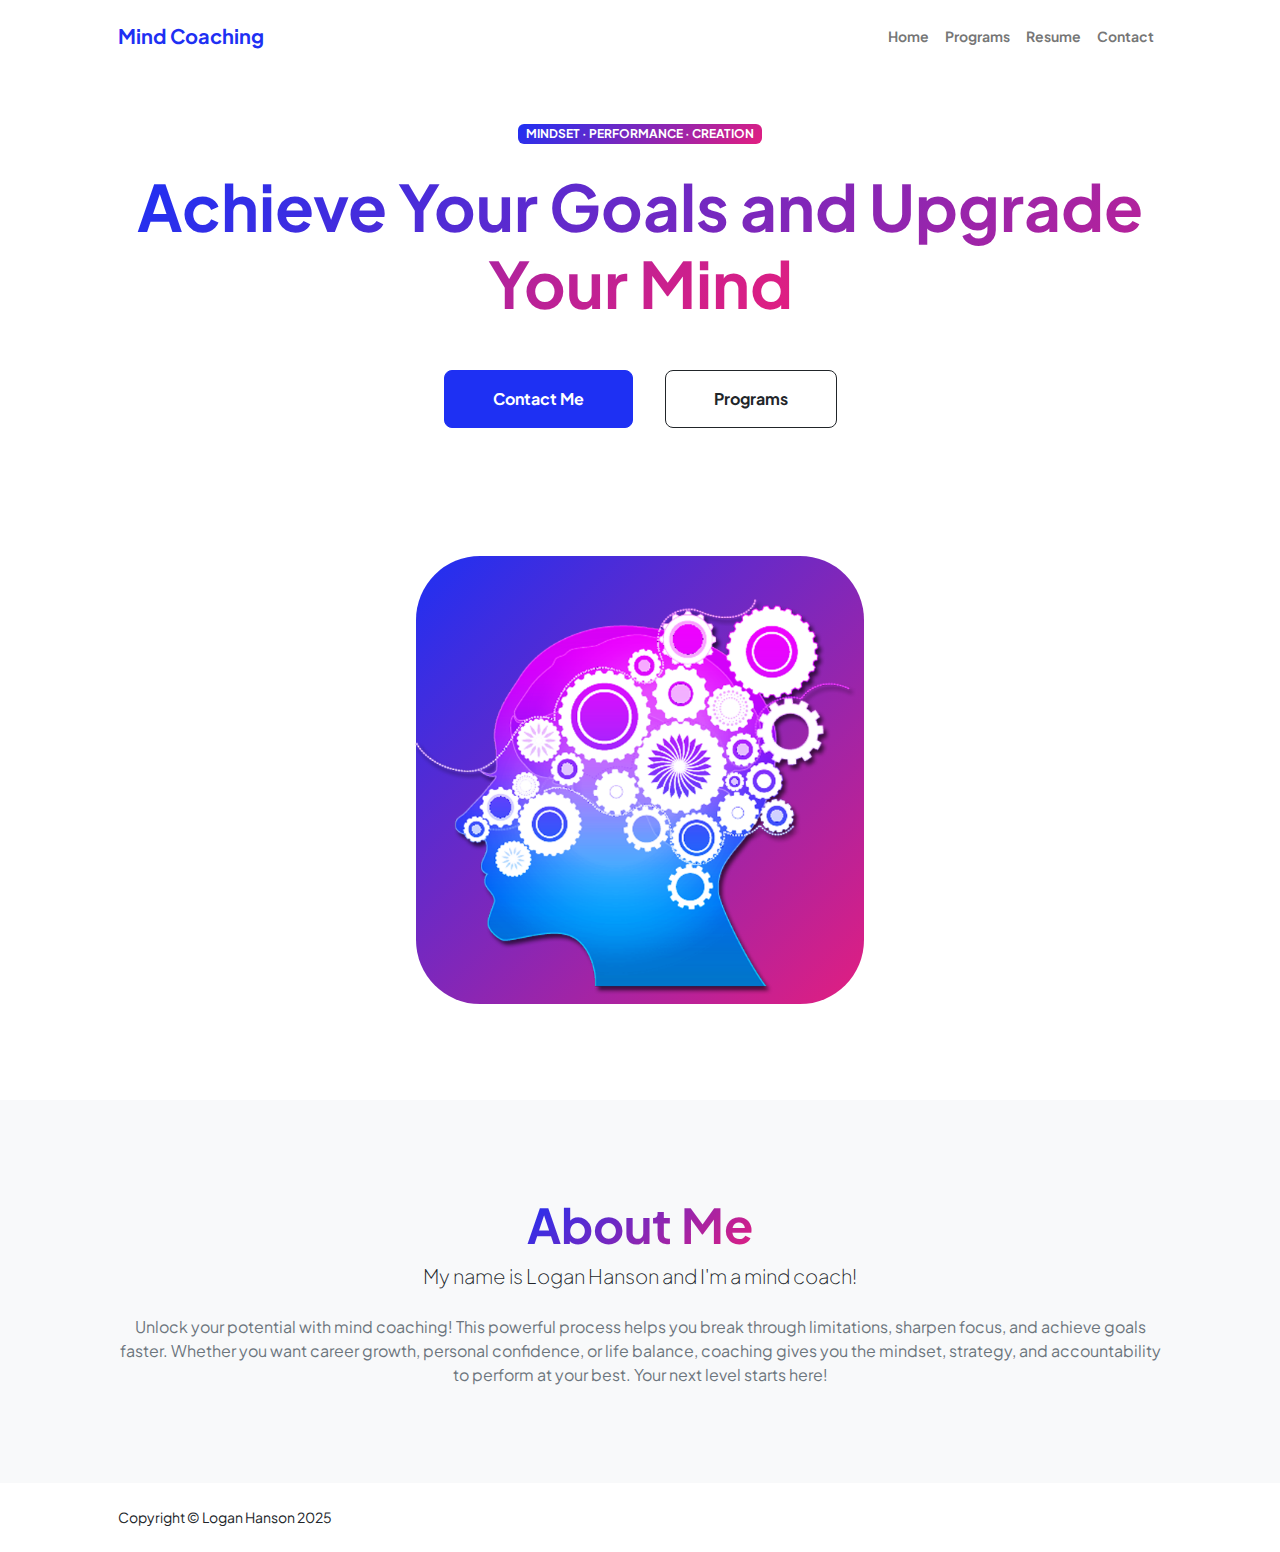
<file: index.html>
<!DOCTYPE html>
<html lang="en">
    <head>
        <meta charset="utf-8" />
        <meta name="viewport" content="width=device-width, initial-scale=1, shrink-to-fit=no" />
        <meta name="description" content="" />
        <meta name="author" content="" />
        <title>Mind Coaching - Logan Hanson</title>
        <!-- Favicon-->
        <link rel="icon" type="image/x-icon" href="assets/thinking.png" />
        <!-- Custom Google font-->
        <link rel="preconnect" href="https://fonts.googleapis.com" />
        <link rel="preconnect" href="https://fonts.gstatic.com" crossorigin />
        <link href="https://fonts.googleapis.com/css2?family=Plus+Jakarta+Sans:wght@100;200;300;400;500;600;700;800;900&amp;display=swap" rel="stylesheet" />
        <!-- Bootstrap icons-->
        <link href="https://cdn.jsdelivr.net/npm/bootstrap-icons@1.8.1/font/bootstrap-icons.css" rel="stylesheet" />
        <!-- Core theme CSS (includes Bootstrap)-->
        <link href="css/styles.css" rel="stylesheet" />
    </head>
    <body class="d-flex flex-column h-100">
        <main class="flex-shrink-0">
            <!-- Navigation-->
            <nav class="navbar navbar-expand-lg navbar-light bg-white py-3">
                <div class="container px-5">
                    <a class="navbar-brand" href="index.html"><span class="fw-bolder text-primary">Mind Coaching</span></a>
                    <button class="navbar-toggler" type="button" data-bs-toggle="collapse" data-bs-target="#navbarSupportedContent" aria-controls="navbarSupportedContent" aria-expanded="false" aria-label="Toggle navigation"><span class="navbar-toggler-icon"></span></button>
                    <div class="collapse navbar-collapse" id="navbarSupportedContent">
                        <ul class="navbar-nav ms-auto mb-2 mb-lg-0 small fw-bolder">
                            <li class="nav-item"><a class="nav-link" href="index.html">Home</a></li>
                                                        <li class="nav-item"><a class="nav-link" href="projects.html">Programs</a></li>
                            <li class="nav-item"><a class="nav-link" href="resume.html">Resume</a></li>
                            <li class="nav-item"><a class="nav-link" href="contact.html">Contact</a></li>
                        </ul>
                    </div>
                </div>
            </nav>
            <!-- Header-->
            <header class="py-5">
                <div class="container px-5 pb-5">
                    <div class="row gx-5 align-items-center">
                        <div class="col-xxl-5">
                            <!-- Header text content-->
                            <div class="text-center text-xxl-start">
                                <div class="badge bg-gradient-primary-to-secondary text-white mb-4"><div class="text-uppercase">Mindset &middot; Performance &middot; Creation</div></div>
                                <h1 class="display-3 fw-bolder mb-5"><span class="text-gradient d-inline">Achieve Your Goals and Upgrade Your Mind</span></h1>
                                <div class="d-grid gap-3 d-sm-flex justify-content-sm-center justify-content-xxl-start mb-3">
                                    <a class="btn btn-primary btn-lg px-5 py-3 me-sm-3 fs-6 fw-bolder" href="contact.html">Contact Me</a>
                                    <a class="btn btn-outline-dark btn-lg px-5 py-3 fs-6 fw-bolder" href="projects.html">Programs</a>
                                </div>
                            </div>
                        </div>
                        <div class="col-xxl-7">
                            <!-- Header profile picture-->
                            <div class="d-flex justify-content-center mt-5 mt-xxl-0">
                                <div class="profile bg-gradient-primary-to-secondary">
                                    <!-- TIP: For best results, use a photo with a transparent background like the demo example below-->
                                    <!-- Watch a tutorial on how to do this on YouTube (link)-->
                                    <img class="profile-img" src="assets/tas8ocpeaav09sl64u8jd2o2r0.png" alt="..." style="width: 105%; height: auto;"/>
                                </div>
                            </div>
                        </div>
                    </div>
                </div>
            </header>
            <!-- About Section-->
            <section class="bg-light py-5">
                <div class="container px-5">
                    <div class="row gx-5 justify-content-center">
                        <div class="col-xxl-8">
                            <div class="text-center my-5">
                                <h2 class="display-5 fw-bolder"><span class="text-gradient d-inline">About Me</span></h2>
                                <p class="lead fw-light mb-4">My name is Logan Hanson and I'm a mind coach!</p>
                                <p class="text-muted">Unlock your potential with mind coaching! This powerful process helps you break through limitations, sharpen focus, and achieve goals faster. Whether you want career growth, personal confidence, or life balance, coaching gives you the mindset, strategy, and accountability to perform at your best. Your next level starts here!
                                </p>
                            </div>
                        </div>
                    </div>
                </div>
            </section>
        </main>
        <!-- Footer-->
        <footer class="bg-white py-4 mt-auto">
            <div class="container px-5">
                <div class="row align-items-center justify-content-between flex-column flex-sm-row">
                    <div class="col-auto"><div class="small m-0">Copyright &copy; Logan Hanson 2025</div></div>
                </div>
            </div>
        </footer>
        <!-- Bootstrap core JS-->
        <script src="https://cdn.jsdelivr.net/npm/bootstrap@5.2.3/dist/js/bootstrap.bundle.min.js"></script>
        <!-- Core theme JS-->
        <script src="js/scripts.js"></script>
    </body>
</html>
</file>
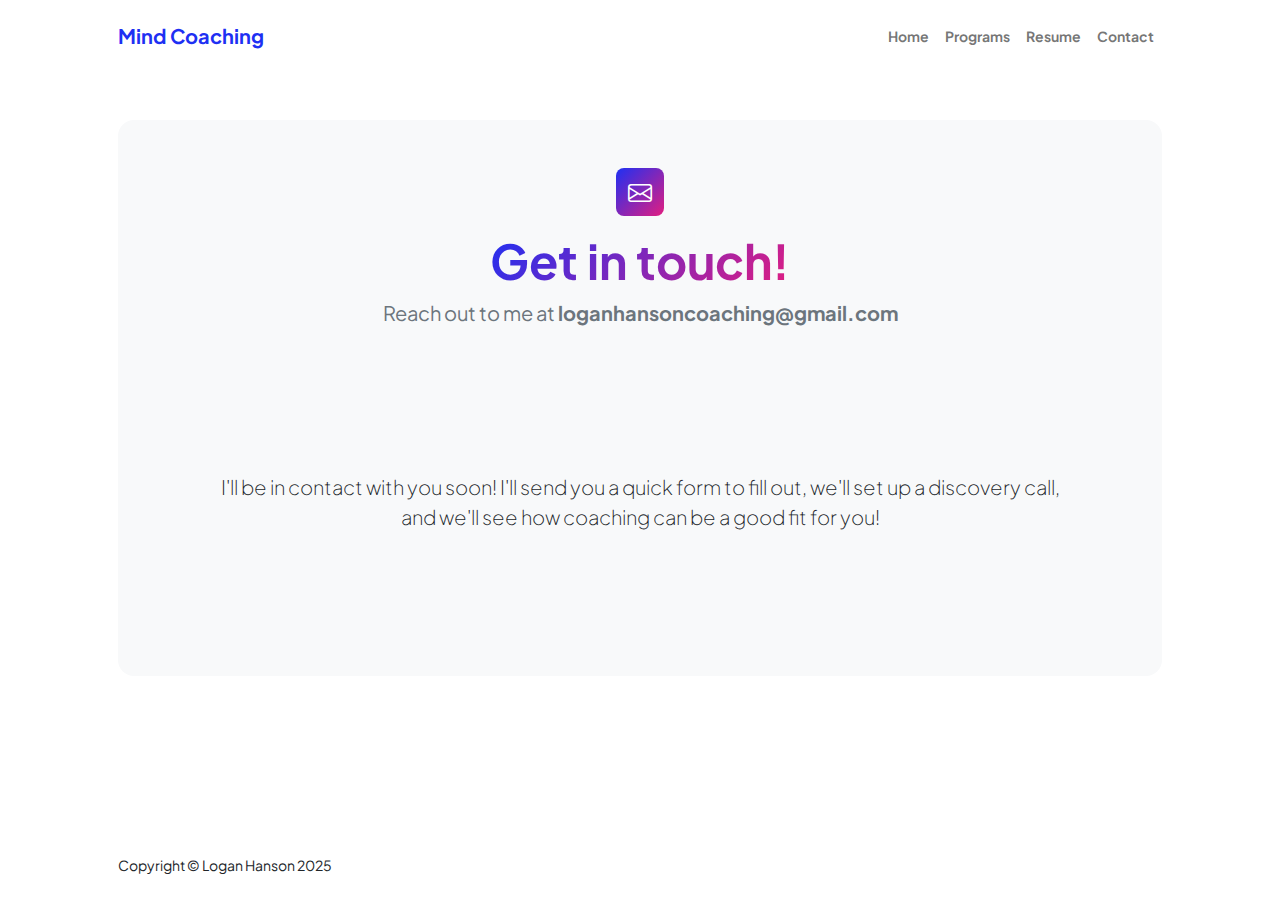
<file: contact.html>
<!DOCTYPE html>
<html lang="en">
    <head>
        <meta charset="utf-8" />
        <meta name="viewport" content="width=device-width, initial-scale=1, shrink-to-fit=no" />
        <meta name="description" content />
        <meta name="author" content />
        <title>Mind Coaching - Logan Hanson</title>
        <!-- Favicon-->
        <link rel="icon" type="image/x-icon" href="assets/thinking.png" />
        <!-- Custom Google font-->
        <link rel="preconnect" href="https://fonts.googleapis.com" />
        <link rel="preconnect" href="https://fonts.gstatic.com" crossorigin />
        <link href="https://fonts.googleapis.com/css2?family=Plus+Jakarta+Sans:wght@100;200;300;400;500;600;700;800;900&amp;display=swap" rel="stylesheet" />
        <!-- Bootstrap icons-->
        <link href="https://cdn.jsdelivr.net/npm/bootstrap-icons@1.8.1/font/bootstrap-icons.css" rel="stylesheet" />
        <!-- Core theme CSS (includes Bootstrap)-->
        <link href="css/styles.css" rel="stylesheet" />
    </head>
    <body class="d-flex flex-column">
        <main class="flex-shrink-0">
            <!-- Navigation-->
            <nav class="navbar navbar-expand-lg navbar-light bg-white py-3">
                <div class="container px-5">
                    <a class="navbar-brand" href="index.html"><span class="fw-bolder text-primary">Mind Coaching</span></a>
                    <button class="navbar-toggler" type="button" data-bs-toggle="collapse" data-bs-target="#navbarSupportedContent" aria-controls="navbarSupportedContent" aria-expanded="false" aria-label="Toggle navigation"><span class="navbar-toggler-icon"></span></button>
                    <div class="collapse navbar-collapse" id="navbarSupportedContent">
                        <ul class="navbar-nav ms-auto mb-2 mb-lg-0 small fw-bolder">
                            <li class="nav-item"><a class="nav-link" href="index.html">Home</a></li>
                            <li class="nav-item"><a class="nav-link" href="projects.html">Programs</a></li>
                            <li class="nav-item"><a class="nav-link" href="resume.html">Resume</a></li>
                            <li class="nav-item"><a class="nav-link" href="contact.html">Contact</a></li>
                        </ul>
                    </div>
                </div>
            </nav>
            <!-- Page content-->
            <section class="py-5">
                <div class="container px-5">
                    <!-- Contact form-->
                    <div class="bg-light rounded-4 py-5 px-4 px-md-5">
                        <div class="text-center mb-5">
                            <div class="feature bg-primary bg-gradient-primary-to-secondary text-white rounded-3 mb-3"><i class="bi bi-envelope"></i></div>
                            <h2 class="display-5 fw-bolder"><span class="text-gradient d-inline">Get in touch!</span></h2>
                            <p class="lead fw-normal text-muted mb-0">Reach out to me at <strong>loganhansoncoaching@gmail.com</strong></p>
                        </div>
                        <section class="bg-light py-5">
                            <div class="container px-5">
                                <div class="row gx-5 justify-content-center">
                                    <div class="col-xxl-8">
                                        <div class="text-center my-5">
                                            <p class="lead fw-light mb-4">I'll be in contact with you soon! I'll send you a quick form to fill out, we'll set up a discovery call, and we'll see how coaching can be a good fit for you!</p>
                                            </p>
                                        </div>
                                    </div>
                                </div>
                            </div>
                        </section>
                    </main>
        <!-- Footer-->
        <footer class="bg-white py-4 mt-auto">
            <div class="container px-5">
                <div class="row align-items-center justify-content-between flex-column flex-sm-row">
                    <div class="col-auto"><div class="small m-0">Copyright &copy; Logan Hanson 2025</div></div>
                </div>
            </div>
        </footer>
        <!-- Bootstrap core JS-->
        <script src="https://cdn.jsdelivr.net/npm/bootstrap@5.2.3/dist/js/bootstrap.bundle.min.js"></script>
        <!-- Core theme JS-->
        <script src="js/scripts.js"></script>
    </body>
</html>
</file>
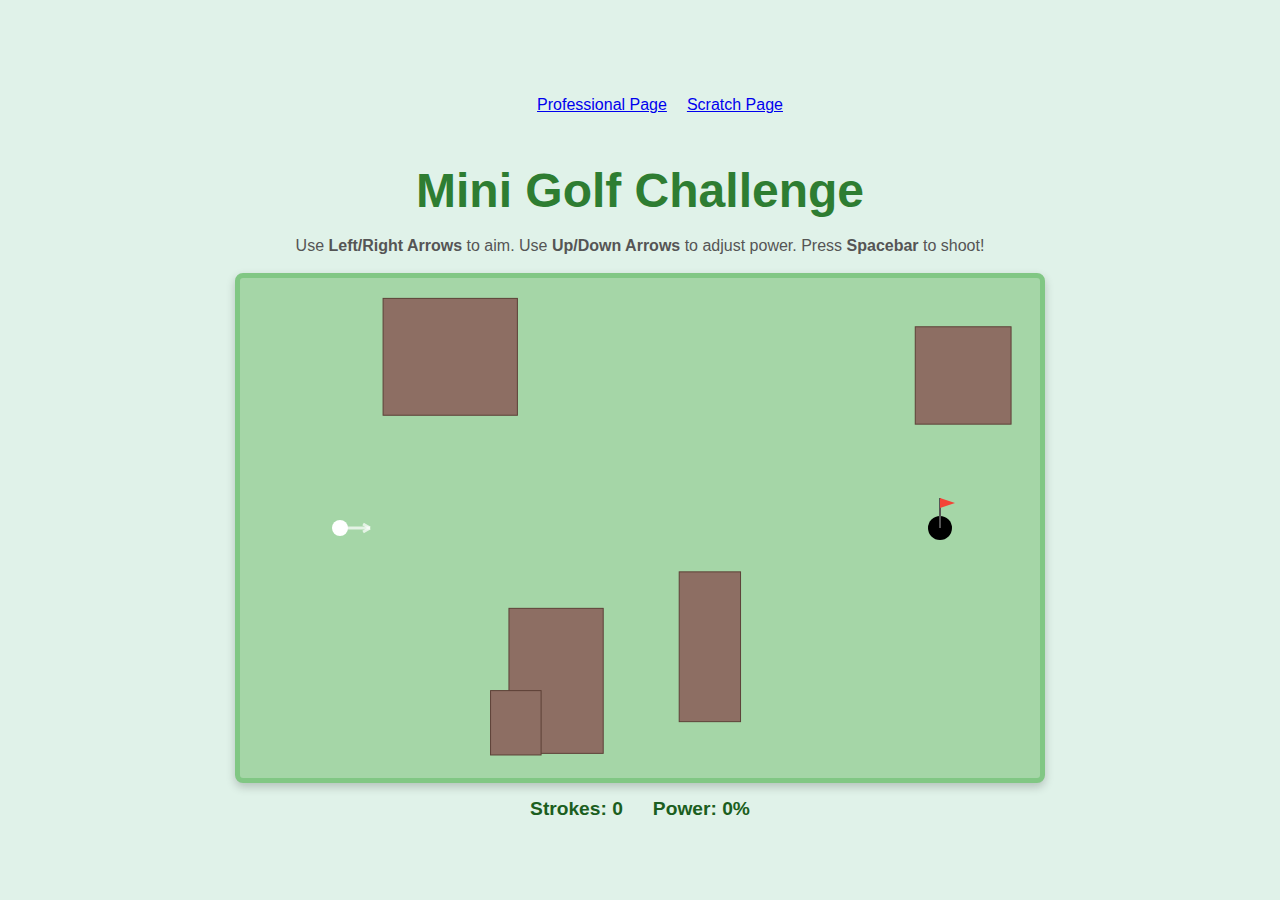
<file: minigame.html>
<!DOCTYPE html>
<html lang="en">
<head>
    <meta charset="UTF-8">
    <meta name="viewport" content="width=device-width, initial-scale=1.0">
    <title>Mini Golf Game</title>
    <link rel="stylesheet" href="mystyle.css">
    <style>
        body {
            display: flex;
            flex-direction: column; /* Stack elements vertically */
            justify-content: center;
            align-items: center;
            min-height: 100vh;
            background-color: #e0f2e9; /* Light green background */
            margin: 0;
            font-family: 'Arial', sans-serif; /* Clean font */
            color: #333;
            overflow: hidden; /* Prevent scrollbars */
        }

        h1 {
            margin-bottom: 0px;
            color: #2e7d32; /* Darker green */
        }

        p#instructions {
            margin-bottom: 15px;
            color: #555;
            text-align: center;
            max-width: 700px;
            line-height: 1.5;
        }

        canvas {
            border: 5px solid #81c784; /* Green border */
            background-color: #a5d6a7; /* Lighter green course */
            display: block; /* Remove extra space below canvas */
            max-width: 95%; /* Responsive width */
            box-shadow: 0 4px 10px rgba(0, 0, 0, 0.2); /* Subtle shadow */
            border-radius: 8px; /* Rounded corners */
            cursor: crosshair; /* Indicate interaction area */
        }

        #ui {
            margin-top: 15px;
            font-size: 1.2em;
            color: #1b5e20; /* Dark green text */
            font-weight: bold;
            display: flex;
            gap: 30px; /* Space between UI elements */
        }

         #messageBox {
            position: absolute;
            top: 50%;
            left: 50%;
            transform: translate(-50%, -50%);
            background-color: rgba(0, 80, 0, 0.85); /* Dark semi-transparent green */
            color: #fff;
            padding: 30px 40px;
            border: 3px solid #fff;
            border-radius: 10px;
            font-size: 1.8em;
            font-weight: bold;
            text-align: center;
            display: none; /* Hidden by default */
            z-index: 10;
            box-shadow: 0 0 20px rgba(0,0,0,0.5);
            cursor: pointer; /* Make it clear it's clickable */
        }
        #messageBox.show { /* Use a class to control display */
             display: block;
        }
        
    </style>
</head>
<body>

    <div id="top">
        <nav class="menu">
          <ul>
            <li><a href="index.html">Professional Page</a></li>
            <li><a href="scratch.html">Scratch Page</a></li>
          </ul>
        </nav>
</div>

    <h1>Mini Golf Challenge</h1>
    <p id="instructions">
        Use <strong>Left/Right Arrows</strong> to aim.
        Use <strong>Up/Down Arrows</strong> to adjust power.
        Press <strong>Spacebar</strong> to shoot!
    </p>

    <canvas id="gameCanvas" width="800" height="500"></canvas>

    <div id="ui">
        <span id="strokes">Strokes: 0</span>
        <span id="power">Power: 0%</span>
    </div>

     <div id="messageBox">You Win!</div>


    <script>
        // --- Canvas Setup ---
        const canvas = document.getElementById('gameCanvas');
        const ctx = canvas.getContext('2d');

        // --- DOM Elements ---
        const strokesUI = document.getElementById('strokes');
        const powerUI = document.getElementById('power');
        const messageBox = document.getElementById('messageBox');

        // --- Game Constants ---
        const FRICTION = 0.98; // How much the ball slows down each frame
        const MIN_VELOCITY = 0.05; // Velocity below which the ball stops
        const MAX_POWER = 15; // Maximum initial velocity magnitude
        const BALL_RADIUS = 8;
        const HOLE_RADIUS = 12;
        const SAFE_ZONE_RADIUS = 75; // Min distance obstacles should be from start/hole

        // --- Game State Variables ---
        let ball = {
            x: 100,
            y: canvas.height / 2,
            vx: 0,
            vy: 0,
            radius: BALL_RADIUS,
            color: '#ffffff', // White ball
            isMoving: false
        };

        let hole = {
            x: canvas.width - 100,
            y: canvas.height / 2,
            radius: HOLE_RADIUS,
            color: '#000000' // Black hole
        };

        // Obstacles will now be generated in resetGame
        let obstacles = [];

        let aimAngle = 0; // Angle in radians
        let shotPower = 0; // Power level (0 to 1)
        let strokes = 0;
        let canShoot = true; // Can the player shoot? (Ball must be stopped)
        let gameWon = false;

        // --- Input Handling ---
        const keys = {}; // Keep track of pressed keys

        document.addEventListener('keydown', (e) => {
            keys[e.code] = true;

            // Shoot the ball
            if (e.code === 'Space' && canShoot && !gameWon) {
                shootBall();
            }
        });

        document.addEventListener('keyup', (e) => {
            keys[e.code] = false;
        });

        // Add click listener for the message box to play again
        messageBox.addEventListener('click', () => {
            if (gameWon) { // Only allow reset if game was won
                resetGame();
            }
        });


        // --- Game Functions ---

        // Generate random obstacles
        function generateObstacles() {
            obstacles = []; // Clear existing obstacles
            const numObstacles = 5; // Keep it simple with 2 obstacles (original code)... but I added 5
            const minWidth = 50;
            const maxWidth = 150;
            const minHeight = 50;
            const maxHeight = 150;
            const edgeMargin = 20; // Min distance from canvas edge

            for (let i = 0; i < numObstacles; i++) {
                let obstacle;
                let validPosition = false;
                let attempts = 0; // Prevent infinite loops

                while (!validPosition && attempts < 100) {
                    attempts++;
                    const width = Math.random() * (maxWidth - minWidth) + minWidth;
                    const height = Math.random() * (maxHeight - minHeight) + minHeight;
                    // Ensure obstacles are not too close to the edges
                    const x = Math.random() * (canvas.width - width - edgeMargin * 2) + edgeMargin;
                    const y = Math.random() * (canvas.height - height - edgeMargin * 2) + edgeMargin;

                    obstacle = { x, y, width, height, color: '#8d6e63' }; // Brown wall

                    // Check distance from ball start position
                    const distToStart = Math.sqrt(Math.pow(obstacle.x + obstacle.width / 2 - ball.x, 2) + Math.pow(obstacle.y + obstacle.height / 2 - ball.y, 2));
                    // Check distance from hole position
                    const distToHole = Math.sqrt(Math.pow(obstacle.x + obstacle.width / 2 - hole.x, 2) + Math.pow(obstacle.y + obstacle.height / 2 - hole.y, 2));

                    // Check if the obstacle bounding box overlaps the safe zones (simplified check)
                    const startZoneOverlap = !(obstacle.x + obstacle.width < ball.x - SAFE_ZONE_RADIUS || obstacle.x > ball.x + SAFE_ZONE_RADIUS || obstacle.y + obstacle.height < ball.y - SAFE_ZONE_RADIUS || obstacle.y > ball.y + SAFE_ZONE_RADIUS);
                    const holeZoneOverlap = !(obstacle.x + obstacle.width < hole.x - SAFE_ZONE_RADIUS || obstacle.x > hole.x + SAFE_ZONE_RADIUS || obstacle.y + obstacle.height < hole.y - SAFE_ZONE_RADIUS || obstacle.y > hole.y + SAFE_ZONE_RADIUS);


                    if (!startZoneOverlap && !holeZoneOverlap) {
                        // Basic check to avoid direct overlap with start/hole points themselves too
                       if (!(ball.x > obstacle.x && ball.x < obstacle.x + obstacle.width && ball.y > obstacle.y && ball.y < obstacle.y + obstacle.height) &&
                           !(hole.x > obstacle.x && hole.x < obstacle.x + obstacle.width && hole.y > obstacle.y && hole.y < obstacle.y + obstacle.height))
                       {
                            validPosition = true;
                       }
                    }
                } // End while loop

                if (validPosition) {
                     obstacles.push(obstacle);
                } else {
                    console.warn("Could not place obstacle", i, "in a valid position after", attempts, "attempts.");
                    // Optionally push a default obstacle or skip
                }
            }
            console.log("Generated obstacles:", obstacles);
        }


        // Update aiming and power based on key presses
        function handleInput() {
            if (gameWon || !canShoot) return; // Don't handle input if ball moving or game over

            // Aiming (Left/Right Arrows)
            if (keys['ArrowLeft']) {
                aimAngle -= 0.05; // Adjust angle speed as needed
            }
            if (keys['ArrowRight']) {
                aimAngle += 0.05;
            }

            // Power (Up/Down Arrows)
            if (keys['ArrowUp']) {
                shotPower = Math.min(1, shotPower + 0.02); // Increase power up to 1 (100%)
            }
            if (keys['ArrowDown']) {
                shotPower = Math.max(0, shotPower - 0.02); // Decrease power down to 0
            }

             // Keep angle within 0 to 2*PI range (optional, but good practice)
             aimAngle = aimAngle % (Math.PI * 2);

            // Update UI
            powerUI.textContent = `Power: ${Math.round(shotPower * 100)}%`;
        }

        // Apply physics and update ball position
        function updateBall() {
            if (!ball.isMoving) return;

            // Apply friction
            ball.vx *= FRICTION;
            ball.vy *= FRICTION;

            // Stop the ball if velocity is very low
            if (Math.abs(ball.vx) < MIN_VELOCITY && Math.abs(ball.vy) < MIN_VELOCITY) {
                ball.vx = 0;
                ball.vy = 0;
                ball.isMoving = false;
                canShoot = true; // Allow shooting again
                console.log("Ball stopped.");
                return; // Exit early if stopped
            }

            // Update position
            let nextX = ball.x + ball.vx;
            let nextY = ball.y + ball.vy;

            // --- Collision Detection ---

            // 1. Canvas Walls Collision
            if (nextX + ball.radius > canvas.width || nextX - ball.radius < 0) {
                ball.vx *= -0.8; // Reverse X velocity and lose some energy
                nextX = ball.x + ball.vx; // Recalculate nextX to prevent sticking
                 // Clamp position to prevent going out of bounds
                if (nextX + ball.radius > canvas.width) nextX = canvas.width - ball.radius;
                if (nextX - ball.radius < 0) nextX = 0 + ball.radius;
            }
            if (nextY + ball.radius > canvas.height || nextY - ball.radius < 0) {
                ball.vy *= -0.8; // Reverse Y velocity and lose some energy
                nextY = ball.y + ball.vy; // Recalculate nextY
                 // Clamp position
                 if (nextY + ball.radius > canvas.height) nextY = canvas.height - ball.radius;
                 if (nextY - ball.radius < 0) nextY = 0 + ball.radius;
            }

             // 2. Obstacle Collision (Simple AABB check per obstacle)
             obstacles.forEach(obstacle => {
                // Check for potential collision on next frame
                if (nextX + ball.radius > obstacle.x &&
                    nextX - ball.radius < obstacle.x + obstacle.width &&
                    nextY + ball.radius > obstacle.y &&
                    nextY - ball.radius < obstacle.y + obstacle.height)
                {
                    // Collision occurred - determine bounce direction (Simplified)

                    // Store position before potential bounce to check which side was hit
                    const prevX = ball.x;
                    const prevY = ball.y;

                    // Determine penetration depths
                    const penX1 = (obstacle.x + obstacle.width) - (nextX - ball.radius);
                    const penX2 = (nextX + ball.radius) - obstacle.x;
                    const penY1 = (obstacle.y + obstacle.height) - (nextY - ball.radius);
                    const penY2 = (nextY + ball.radius) - obstacle.y;

                    // Find minimum penetration
                    const minPenX = Math.min(penX1, penX2);
                    const minPenY = Math.min(penY1, penY2);

                    // Bounce off the side with the minimum penetration
                    if (minPenX < minPenY) {
                        // Horizontal collision is primary
                        ball.vx *= -0.8;
                        // Adjust position slightly out of the obstacle horizontally
                        nextX = (ball.vx > 0) ? obstacle.x + obstacle.width + ball.radius : obstacle.x - ball.radius;
                        // Keep vertical velocity but recalculate nextY based on adjusted nextX if needed (usually minor)
                        nextY = prevY + ball.vy; // Use previous Y + current vy
                    } else {
                        // Vertical collision is primary
                        ball.vy *= -0.8;
                        // Adjust position slightly out of the obstacle vertically
                        nextY = (ball.vy > 0) ? obstacle.y + obstacle.height + ball.radius : obstacle.y - ball.radius;
                         // Keep horizontal velocity but recalculate nextX
                        nextX = prevX + ball.vx; // Use previous X + current vx
                    }

                    // Clamp position to prevent going out of bounds after bounce adjustment
                    nextX = Math.max(ball.radius, Math.min(canvas.width - ball.radius, nextX));
                    nextY = Math.max(ball.radius, Math.min(canvas.height - ball.radius, nextY));

                }
            });


            // Update final position
            ball.x = nextX;
            ball.y = nextY;


            // 3. Hole Collision (Check if ball center is inside hole)
            const dx = ball.x - hole.x;
            const dy = ball.y - hole.y;
            const distance = Math.sqrt(dx * dx + dy * dy);

            // Check if ball is overlapping the hole AND moving slow enough to fall in
            if (distance < hole.radius && ball.isMoving && Math.abs(ball.vx) < 3 && Math.abs(ball.vy) < 3) {
                winLevel();
            }
        }

        // Function to handle shooting the ball
        function shootBall() {
            if (!canShoot || shotPower <= 0) return; // Can't shoot if already moving or power is 0

            console.log(`Shooting: Angle=${aimAngle.toFixed(2)} rad, Power=${shotPower.toFixed(2)}`);

            const initialVelocity = shotPower * MAX_POWER;
            ball.vx = Math.cos(aimAngle) * initialVelocity;
            ball.vy = Math.sin(aimAngle) * initialVelocity;

            ball.isMoving = true;
            canShoot = false; // Prevent shooting until ball stops
            strokes++;
            strokesUI.textContent = `Strokes: ${strokes}`;
            shotPower = 0; // Reset power after shooting
            powerUI.textContent = `Power: 0%`; // Update UI
        }

        // Function called when the ball goes into the hole
        function winLevel() {
            console.log(`Win! Strokes: ${strokes}`);
            ball.isMoving = false;
            ball.vx = 0;
            ball.vy = 0;
            // Center the ball visually in the hole
            ball.x = hole.x;
            ball.y = hole.y;
            canShoot = false; // Don't allow shooting after winning
            gameWon = true;

            // Display win message and prompt to play again
            let winText = (strokes === 1) ? `Hole in One!` : `You Win! (${strokes} Strokes)`;
            messageBox.textContent = `${winText} Click here to Play Again!`;
            messageBox.classList.add('show'); // Use class to show
        }

        // --- Drawing Functions ---

        function drawBall() {
            ctx.beginPath();
            ctx.arc(ball.x, ball.y, ball.radius, 0, Math.PI * 2);
            ctx.fillStyle = ball.color;
            ctx.fill();
            ctx.closePath();
        }

        function drawHole() {
            ctx.beginPath();
            ctx.arc(hole.x, hole.y, hole.radius, 0, Math.PI * 2);
            ctx.fillStyle = hole.color;
            ctx.fill();
            ctx.closePath();

            // Add a small flag (optional visual)
            ctx.strokeStyle = '#555';
            ctx.lineWidth = 2;
            ctx.beginPath();
            ctx.moveTo(hole.x, hole.y);
            ctx.lineTo(hole.x, hole.y - 30); // Pole
            ctx.stroke();
            ctx.fillStyle = '#f44336'; // Red flag
            ctx.beginPath();
            ctx.moveTo(hole.x, hole.y - 30);
            ctx.lineTo(hole.x + 15, hole.y - 25);
            ctx.lineTo(hole.x, hole.y - 20);
            ctx.closePath();
            ctx.fill();
        }

        function drawObstacles() {
            obstacles.forEach(obstacle => {
                ctx.fillStyle = obstacle.color;
                ctx.fillRect(obstacle.x, obstacle.y, obstacle.width, obstacle.height);
                 // Add a slight border for definition
                 ctx.strokeStyle = '#5d4037'; // Darker brown border
                 ctx.lineWidth = 1;
                 ctx.strokeRect(obstacle.x, obstacle.y, obstacle.width, obstacle.height);
            });
        }

        // Draw the aiming indicator line
        function drawAimIndicator() {
            if (canShoot && !gameWon) {
                const lineLength = 30 + shotPower * 50; // Line length indicates power
                const endX = ball.x + Math.cos(aimAngle) * lineLength;
                const endY = ball.y + Math.sin(aimAngle) * lineLength;

                ctx.beginPath();
                ctx.moveTo(ball.x, ball.y);
                ctx.lineTo(endX, endY);
                ctx.strokeStyle = 'rgba(255, 255, 255, 0.7)'; // Semi-transparent white line
                ctx.lineWidth = 3;
                ctx.stroke();
                ctx.closePath();

                 // Draw arrowhead
                 const arrowSize = 8;
                 ctx.beginPath();
                 ctx.moveTo(endX, endY);
                 ctx.lineTo(endX - arrowSize * Math.cos(aimAngle - Math.PI / 6), endY - arrowSize * Math.sin(aimAngle - Math.PI / 6));
                 ctx.moveTo(endX, endY);
                 ctx.lineTo(endX - arrowSize * Math.cos(aimAngle + Math.PI / 6), endY - arrowSize * Math.sin(aimAngle + Math.PI / 6));
                 ctx.strokeStyle = 'rgba(255, 255, 255, 0.7)';
                 ctx.lineWidth = 3;
                 ctx.stroke();
                 ctx.closePath();
            }
        }

        // --- Main Game Loop ---
        function gameLoop() {
            // Clear canvas
            ctx.clearRect(0, 0, canvas.width, canvas.height);

            // Handle user input (aiming, power)
            handleInput();

            // Update ball physics and position
            updateBall();

            // Draw game elements
            drawHole();
            drawObstacles(); // Draw the potentially randomized obstacles
            drawBall();
            drawAimIndicator(); // Draw aim line if ball is stopped


            // Request next frame
            requestAnimationFrame(gameLoop);
        }

        // --- Initialization ---
        function resetGame() {
             console.log("Resetting game...");
             // Randomize obstacles FIRST
             generateObstacles();

             // Reset ball position and state
             ball.x = 100; // Reset to starting position
             ball.y = canvas.height / 2;
             ball.vx = 0;
             ball.vy = 0;
             ball.isMoving = false;

             // Reset game state variables
             strokes = 0;
             aimAngle = 0;
             shotPower = 0;
             canShoot = true;
             gameWon = false;

             // Update UI
             strokesUI.textContent = `Strokes: ${strokes}`;
             powerUI.textContent = `Power: ${Math.round(shotPower * 100)}%`;
             messageBox.classList.remove('show'); // Hide message box using class

             // No need to restart gameLoop if it's already running via requestAnimationFrame
        }


        // Start the game loop when the window loads
        window.onload = () => {
            console.log("Window loaded. Starting game loop.");
            resetGame(); // Initialize game state (which now includes generating obstacles)
            gameLoop(); // Start the main loop
        };

    </script>

</body>
</html>
</file>
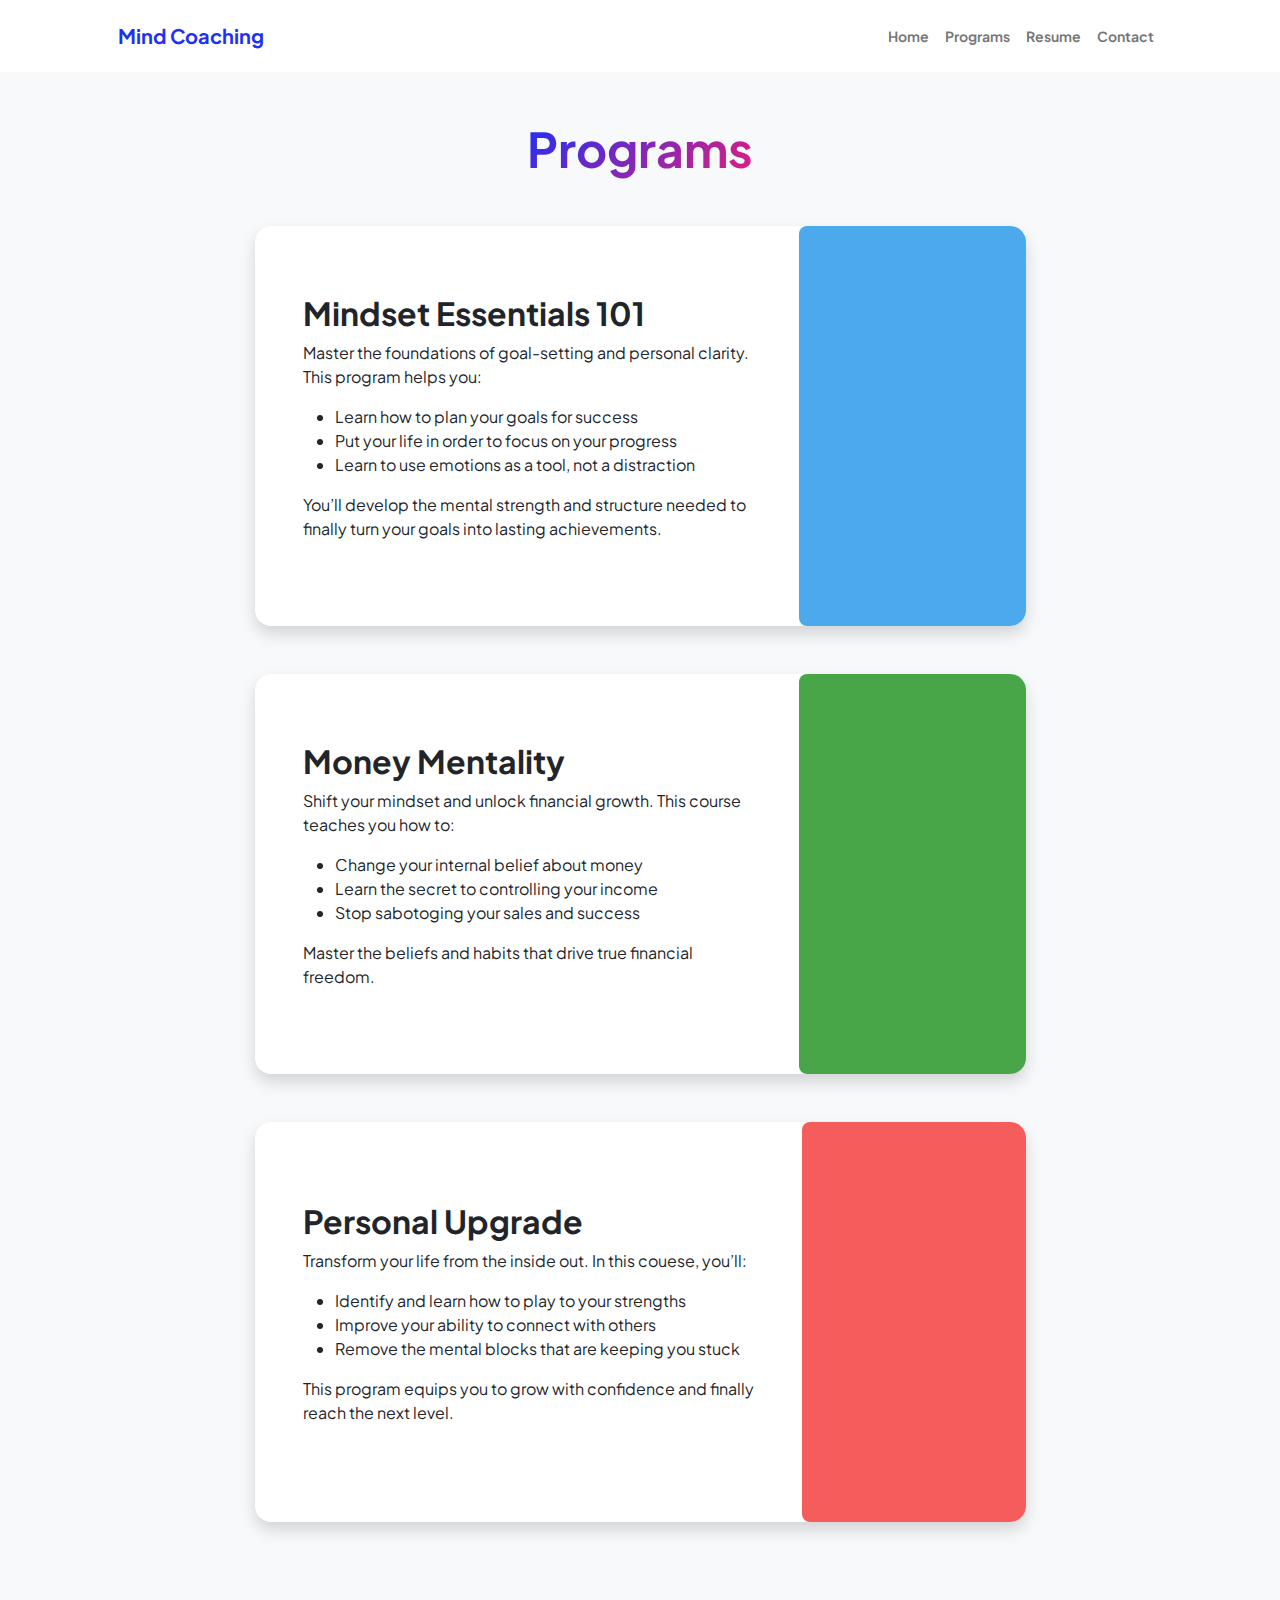
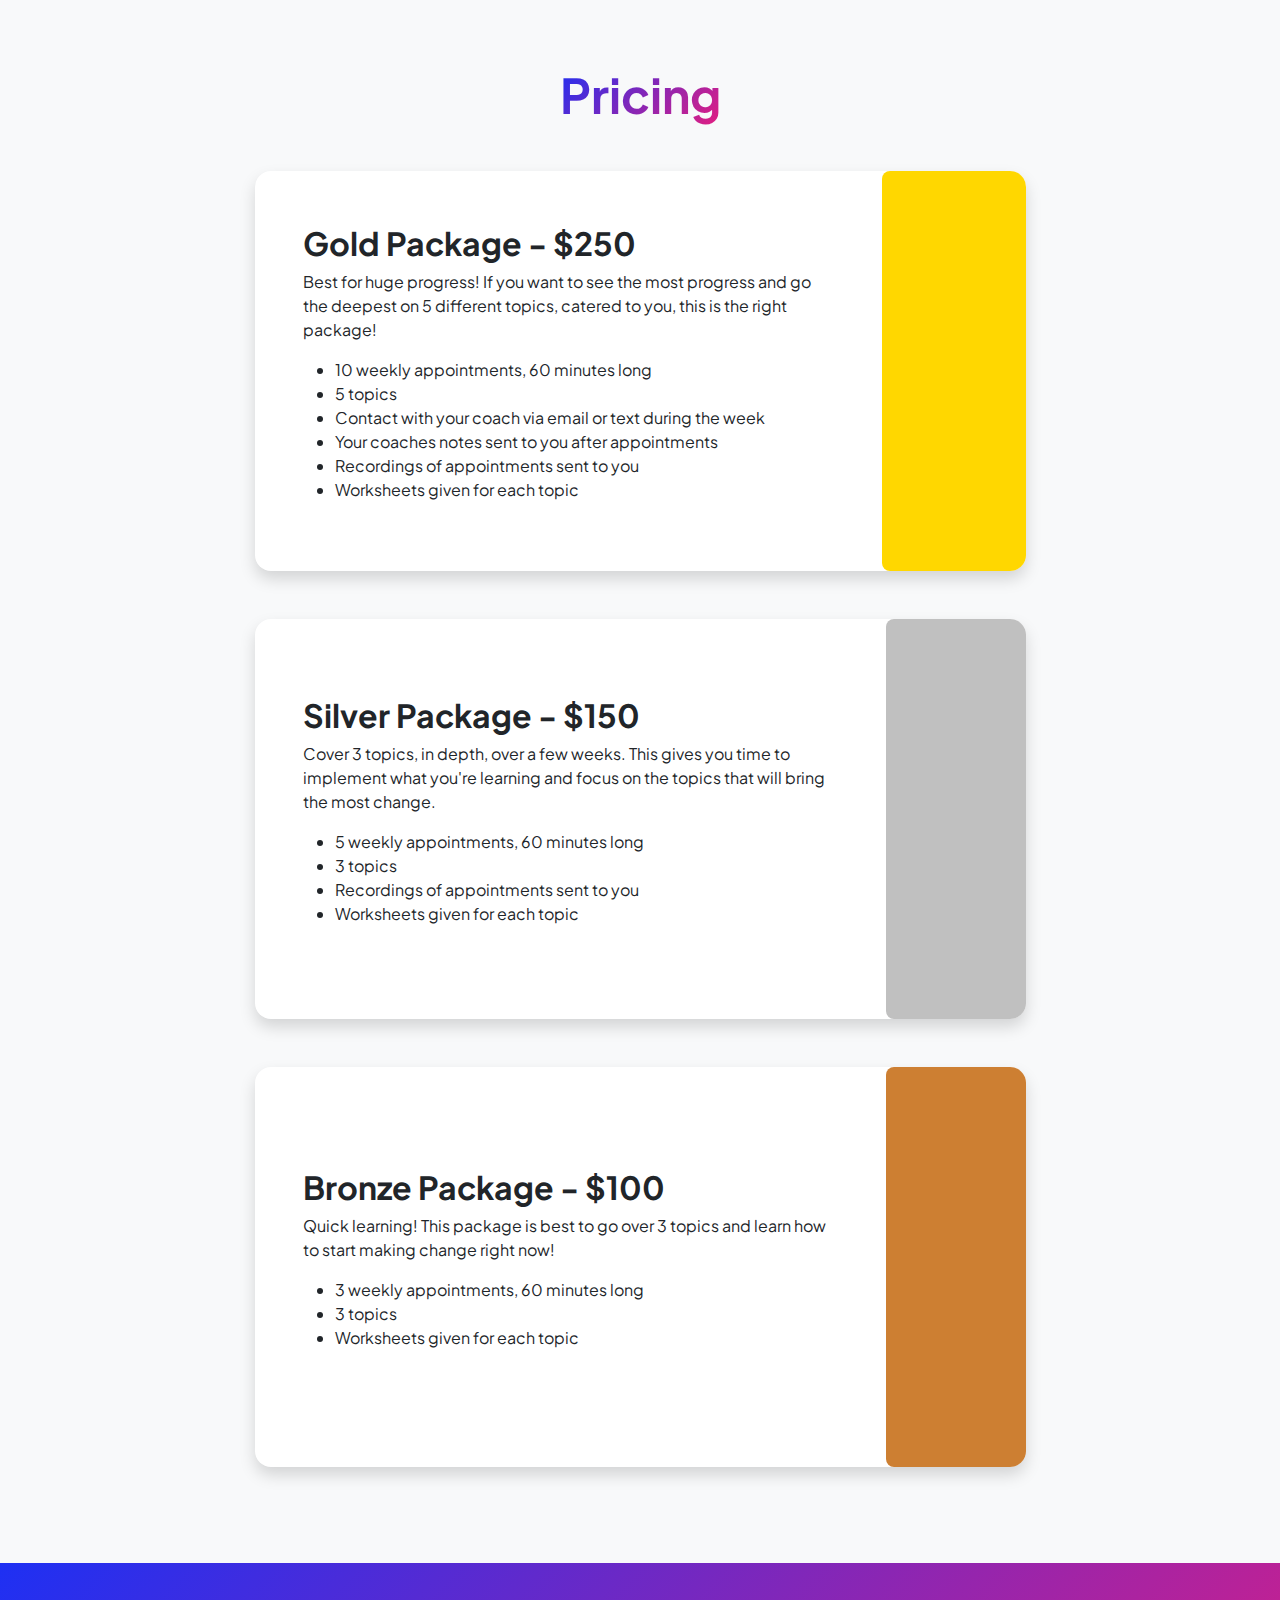
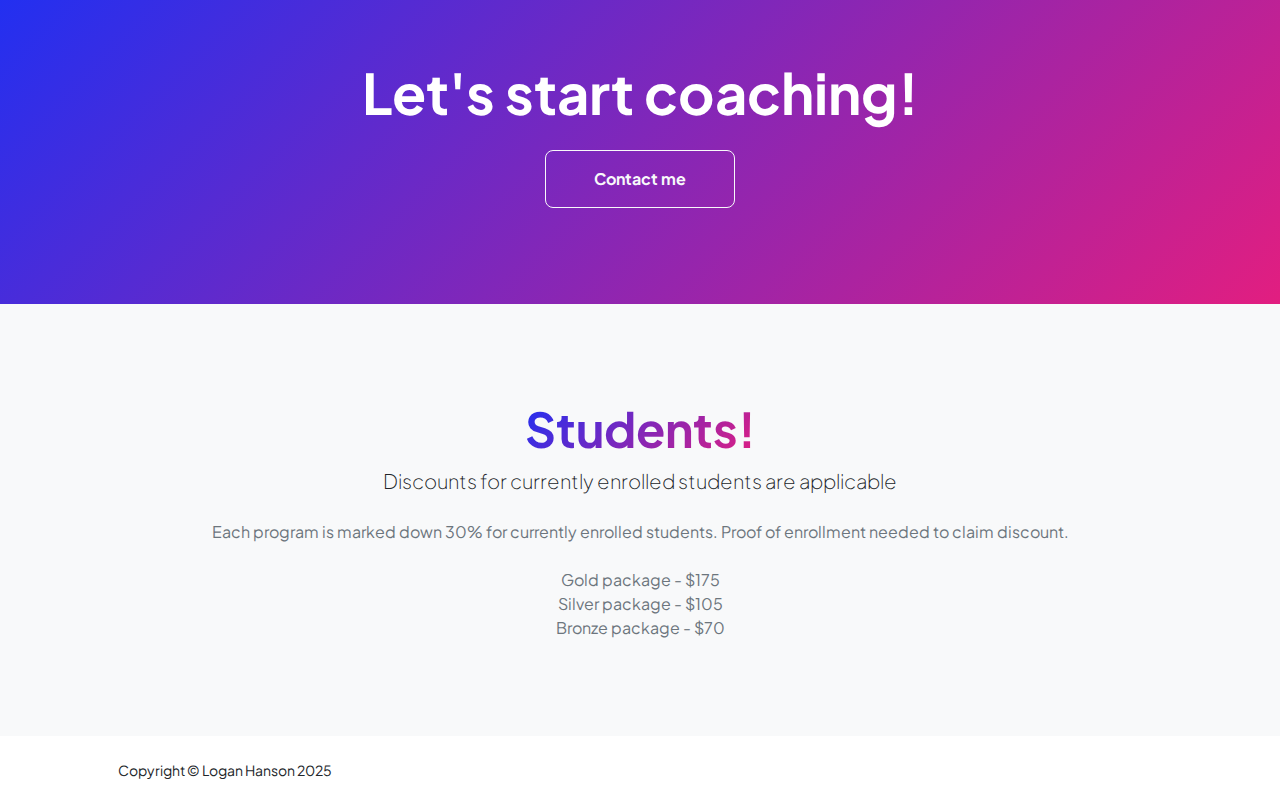
<file: projects.html>
<!DOCTYPE html>
<html lang="en">
    <head>
        <meta charset="utf-8" />
        <meta name="viewport" content="width=device-width, initial-scale=1, shrink-to-fit=no" />
        <meta name="description" content="" />
        <meta name="author" content="" />
        <title>Mind Coaching - Logan Hanson</title>
        <!-- Favicon-->
        <link rel="icon" type="image/x-icon" href="assets/thinking.png" />
        <!-- Custom Google font-->
        <link rel="preconnect" href="https://fonts.googleapis.com" />
        <link rel="preconnect" href="https://fonts.gstatic.com" crossorigin />
        <link href="https://fonts.googleapis.com/css2?family=Plus+Jakarta+Sans:wght@100;200;300;400;500;600;700;800;900&amp;display=swap" rel="stylesheet" />
        <!-- Bootstrap icons-->
        <link href="https://cdn.jsdelivr.net/npm/bootstrap-icons@1.8.1/font/bootstrap-icons.css" rel="stylesheet" />
        <!-- Core theme CSS (includes Bootstrap)-->
        <link href="css/styles.css" rel="stylesheet" />
    </head>
    <body class="d-flex flex-column h-100 bg-light">
        <main class="flex-shrink-0">
            <!-- Navigation-->
            <nav class="navbar navbar-expand-lg navbar-light bg-white py-3">
                <div class="container px-5">
                    <a class="navbar-brand" href="index.html"><span class="fw-bolder text-primary">Mind Coaching</span></a>
                    <button class="navbar-toggler" type="button" data-bs-toggle="collapse" data-bs-target="#navbarSupportedContent" aria-controls="navbarSupportedContent" aria-expanded="false" aria-label="Toggle navigation"><span class="navbar-toggler-icon"></span></button>
                    <div class="collapse navbar-collapse" id="navbarSupportedContent">
                        <ul class="navbar-nav ms-auto mb-2 mb-lg-0 small fw-bolder">
                            <li class="nav-item"><a class="nav-link" href="index.html">Home</a></li>
                            <li class="nav-item"><a class="nav-link" href="projects.html">Programs</a></li>
                            <li class="nav-item"><a class="nav-link" href="resume.html">Resume</a></li>
                            <li class="nav-item"><a class="nav-link" href="contact.html">Contact</a></li>
                        </ul>
                    </div>
                </div>
            </nav>
            <!-- Projects Section-->
            <section class="py-5">
                <div class="container px-5 mb-5">
                    <div class="text-center mb-5">
                        <h1 class="display-5 fw-bolder mb-0"><span class="text-gradient d-inline">Programs</span></h1>
                    </div>
                    <div class="row gx-5 justify-content-center">
                        <div class="col-lg-11 col-xl-9 col-xxl-8">

                            <!-- Project Card 1-->
                            <div class="card overflow-hidden shadow rounded-4 border-0 mb-5">
                                <div class="card-body p-0">
                                    <div class="d-flex align-items-center">
                                        <div class="p-5">
                                            <h2 class="fw-bolder">Mindset Essentials 101</h2>
                                            <p>Master the foundations of goal-setting and personal clarity. This program helps you:
                                                <ul>
                                                    <li>Learn how to plan your goals for success</li>
                                                    <li>Put your life in order to focus on your progress</li>
                                                    <li>Learn to use emotions as a tool, not a distraction</li>
                                                </ul>
                                            You’ll develop the mental strength and structure needed to finally turn your goals into lasting achievements.</p>
                                        </div>
                                        <div style="width: 406px; height: 400px; background-color: #4ca9ec; border-radius: 8px;"></div>
                                    </div>
                                </div>
                            </div>
                            <!-- Project Card 2-->
                            <div class="card overflow-hidden shadow rounded-4 border-0">
                                <div class="card-body p-0">
                                    <div class="d-flex align-items-center">
                                        <div class="p-5">
                                            <h2 class="fw-bolder">Money Mentality</h2>
                                            <p>Shift your mindset and unlock financial growth. This course teaches you how to:
                                                <ul>
                                                    <li>Change your internal belief about money</li>
                                                    <li>Learn the secret to controlling your income</li>
                                                    <li>Stop sabotoging your sales and success</li>
                                                </ul>
                                            Master the beliefs and habits that drive true financial freedom.</p>
                                        </div>
                                        <div style="width: 300px; height: 400px; background-color: #098609be; border-radius: 8px;"></div>
                                    </div>
                                </div>
                            </div>
                            <br><br>
                            <!-- Project Card 3-->
                            <div class="card overflow-hidden shadow rounded-4 border-0">
                                <div class="card-body p-0">
                                    <div class="d-flex align-items-center">
                                        <div class="p-5">
                                            <h2 class="fw-bolder">Personal Upgrade</h2>
                                            <p>Transform your life from the inside out. In this couese, you’ll:
                                                <ul>
                                                    <li>Identify and learn how to play to your strengths</li>
                                                    <li>Improve your ability to connect with others</li>
                                                    <li>Remove the mental blocks that are keeping you stuck</li>
                                                </ul>
                                                This program equips you to grow with confidence and finally reach the next level.</p>
                                        </div>
                                        <div style="width: 300px; height: 400px; background-color: #f55c5c; border-radius: 8px;"></div>
                                    </div>
                                </div>
                            </div>
                        </div>
                    </div>
                </div>
            </section>
            <!-- Pricing Section-->
            <section class="py-5">
                <div class="container px-5 mb-5">
                    <div class="text-center mb-5">
                        <h1 class="display-5 fw-bolder mb-0"><span class="text-gradient d-inline">Pricing</span></h1>
                    </div>
                    <div class="row gx-5 justify-content-center">
                        <div class="col-lg-11 col-xl-9 col-xxl-8">
                            <!-- Pricng Card 1-->
                            <div class="card overflow-hidden shadow rounded-4 border-0 mb-5">
                                <div class="card-body p-0">
                                    <div class="d-flex align-items-center">
                                        <div class="p-5">
                                            <h2 class="fw-bolder">Gold Package - $250</h2>
                                            <p>Best for huge progress! If you want to see the most progress and go the deepest on 5 different topics, catered to you, this is the right package!
                                                <ul>
                                                    <li>10 weekly appointments, 60 minutes long</li>
                                                    <li>5 topics</li>
                                                    <li>Contact with your coach via email or text during the week</li>
                                                    <li>Your coaches notes sent to you after appointments</li>
                                                    <li>Recordings of appointments sent to you</li>
                                                    <li>Worksheets given for each topic</li>
                                                </ul>
                                            </p>
                                        </div>
                                        <div style="width: 290px; height: 400px; background-color: #FFD700; border-radius: 8px;"></div>
                                    </div>
                                </div>
                            </div>
                            <!-- Pricing Card 2-->
                            <div class="card overflow-hidden shadow rounded-4 border-0">
                                <div class="card-body p-0">
                                    <div class="d-flex align-items-center">
                                        <div class="p-5">
                                            <h2 class="fw-bolder">Silver Package - $150</h2>
                                            <p>Cover 3 topics, in depth, over a few weeks. This gives you time to implement what you're learning and focus on the topics that will bring the most change.
                                                <ul>
                                                    <li>5 weekly appointments, 60 minutes long</li>
                                                    <li>3 topics</li>
                                                    <li>Recordings of appointments sent to you</li>
                                                    <li>Worksheets given for each topic</li>
                                                </ul>
                                            </p>
                                        </div>
                                        <div style="width: 300px; height: 400px; background-color: #C0C0C0; border-radius: 8px;"></div>
                                    </div>
                                </div>
                            </div>
                            <br><br>
                            <!-- Pricing Card 3-->
                            <div class="card overflow-hidden shadow rounded-4 border-0">
                                <div class="card-body p-0">
                                    <div class="d-flex align-items-center">
                                        <div class="p-5">
                                            <h2 class="fw-bolder">Bronze Package - $100</h2>
                                            <p>Quick learning! This package is best to go over 3 topics and learn how to start making change right now!
                                                <ul>
                                                    <li>3 weekly appointments, 60 minutes long</li>
                                                    <li>3 topics</li>
                                                    <li>Worksheets given for each topic</li>
                                                </ul>
                                            </p>
                                        </div>
                                        <div style="width: 203px; height: 400px; background-color: #CD7F32; border-radius: 8px;"></div>
                                    </div>
                                </div>
                            </div>
                        </div>
                    </div>
                </div>
            </section>
            <!-- Call to action section-->
            <section class="py-5 bg-gradient-primary-to-secondary text-white">
                <div class="container px-5 my-5">
                    <div class="text-center">
                        <h2 class="display-4 fw-bolder mb-4">Let's start coaching!</h2>
                        <a class="btn btn-outline-light btn-lg px-5 py-3 fs-6 fw-bolder" href="contact.html">Contact me</a>
                    </div>
                </div>
            </section>
            <!-- Student Section-->
            <section class="bg-light py-5">
                <div class="container px-5">
                    <div class="row gx-5 justify-content-center">
                        <div class="col-xxl-8">
                            <div class="text-center my-5">
                                <h2 class="display-5 fw-bolder"><span class="text-gradient d-inline">Students!</span></h2>
                                <p class="lead fw-light mb-4">Discounts for currently enrolled students are applicable</p>
                                <p class="text-muted">Each program is marked down 30% for currently enrolled students. Proof of enrollment needed to claim discount. <br><br>
                                Gold package - $175 <br>
                                Silver package - $105 <br>
                                Bronze package - $70
                                </p>
                            </div>
                        </div>
                    </div>
                </div>
            </section>
        </main>
        </main>
        <!-- Footer-->
        <footer class="bg-white py-4 mt-auto">
            <div class="container px-5">
                <div class="row align-items-center justify-content-between flex-column flex-sm-row">
                    <div class="col-auto"><div class="small m-0">Copyright &copy; Logan Hanson 2025</div></div>
                </div>
            </div>
        </footer>
        <!-- Bootstrap core JS-->
        <script src="https://cdn.jsdelivr.net/npm/bootstrap@5.2.3/dist/js/bootstrap.bundle.min.js"></script>
        <!-- Core theme JS-->
        <script src="js/scripts.js"></script>
    </body>
</html>
</file>
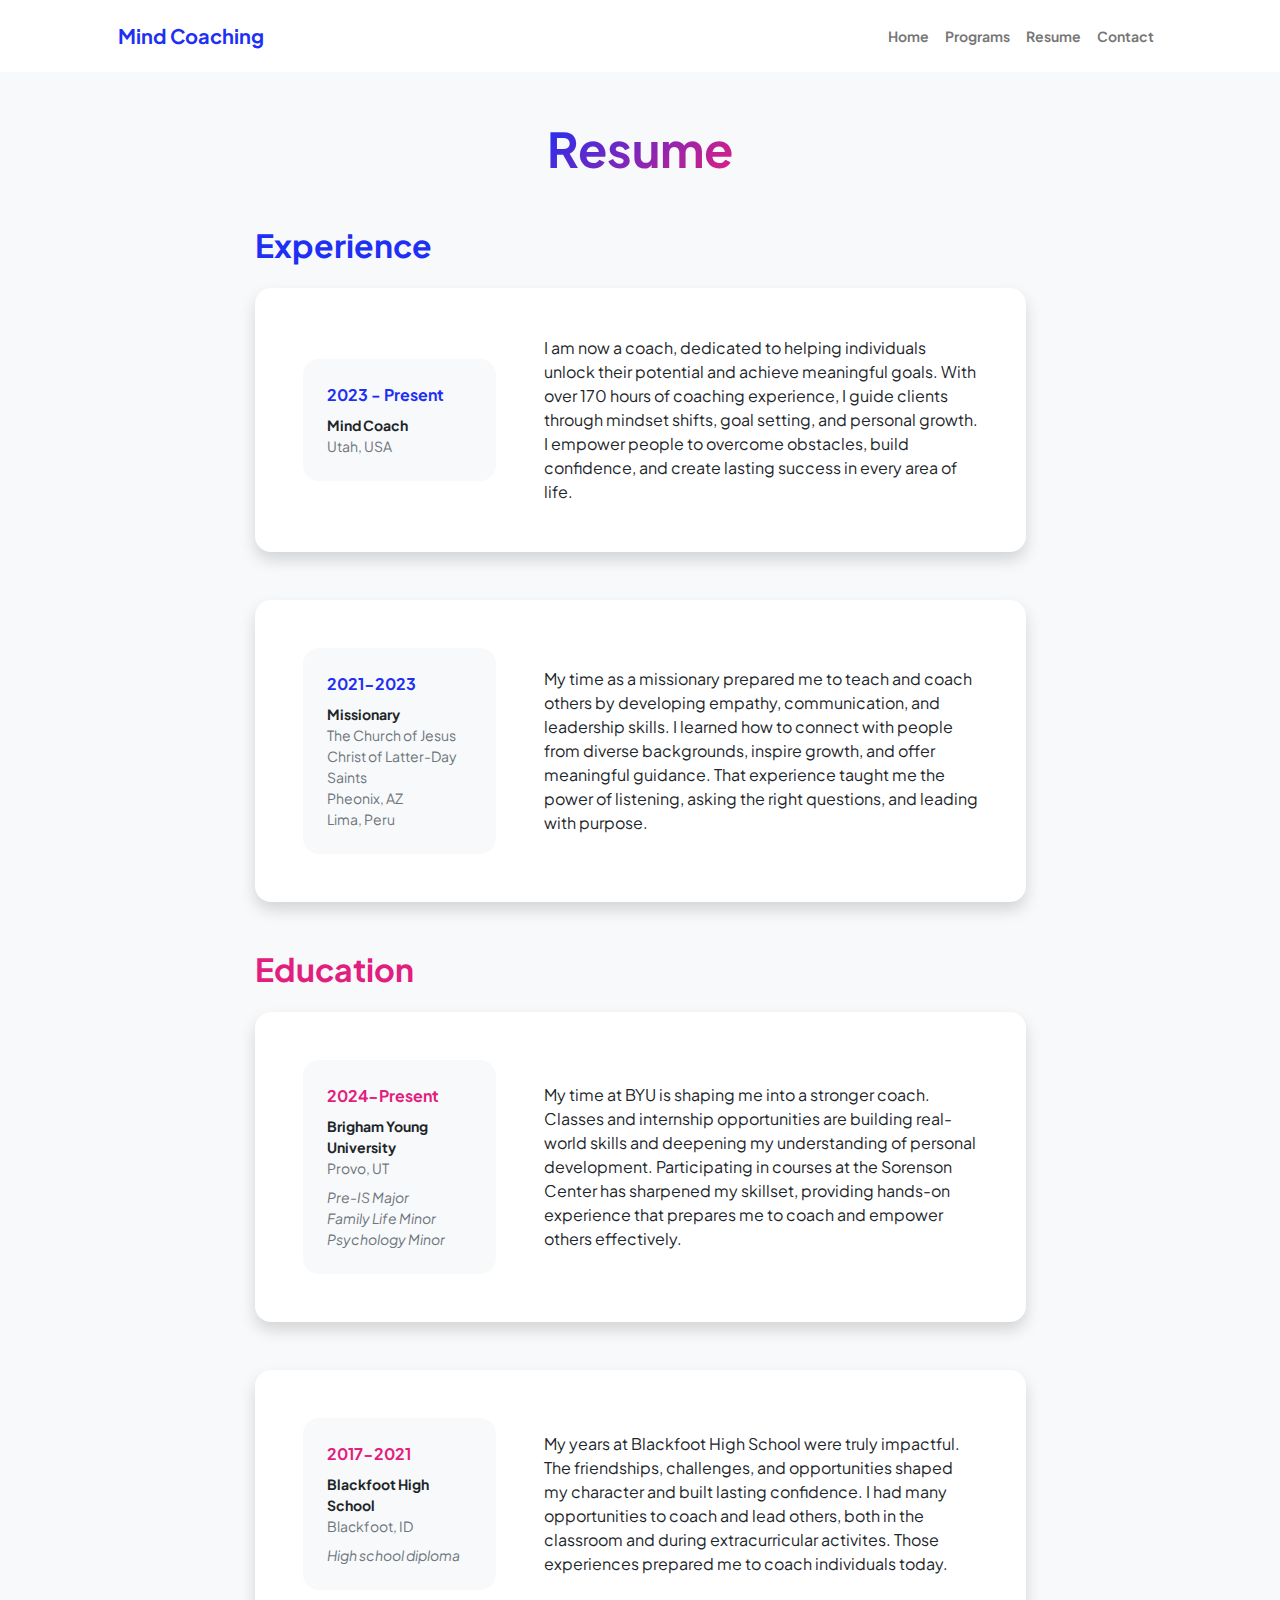
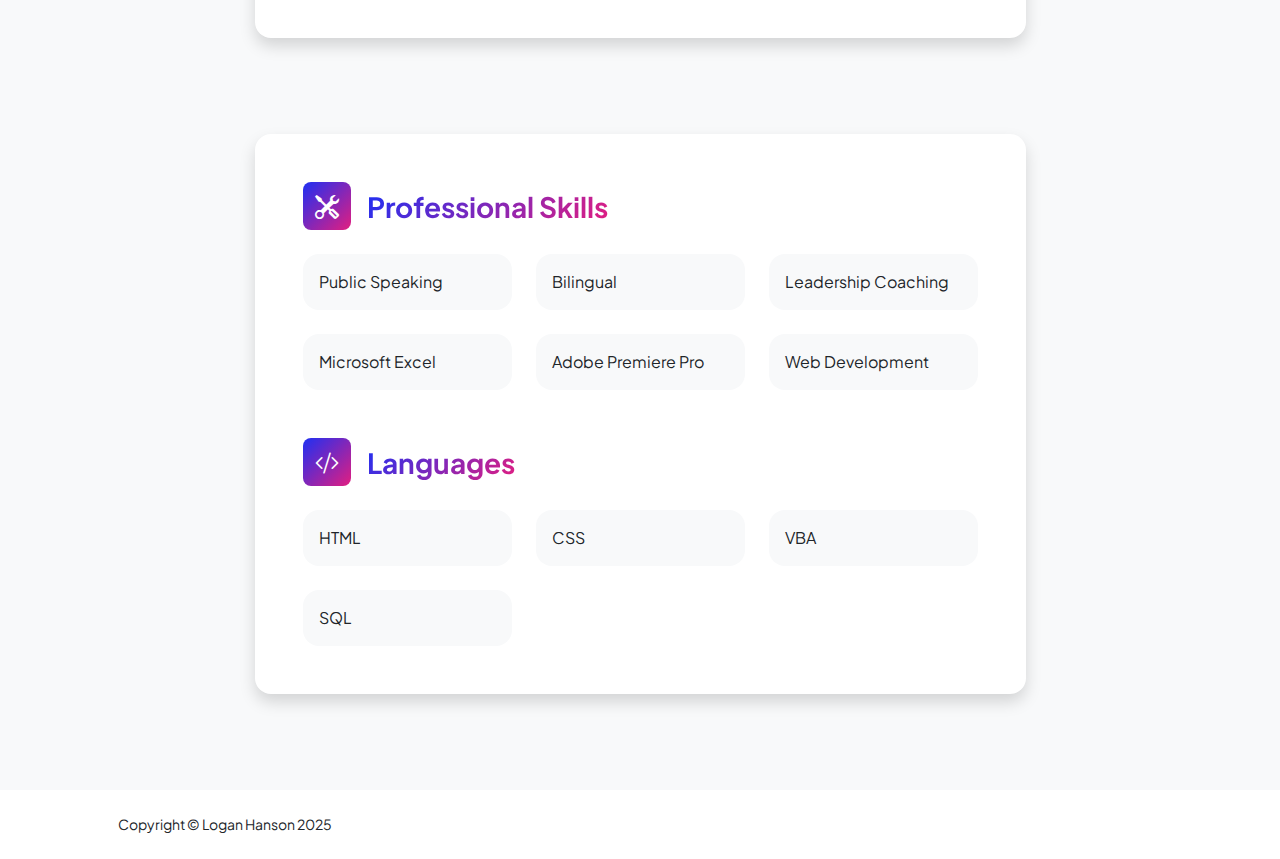
<file: resume.html>
<!DOCTYPE html>
<html lang="en">
    <head>
        <meta charset="utf-8" />
        <meta name="viewport" content="width=device-width, initial-scale=1, shrink-to-fit=no" />
        <meta name="description" content="" />
        <meta name="author" content="" />
        <title>Mind Coaching - Logan Hanson</title>
        <!-- Favicon-->
        <link rel="icon" type="image/x-icon" href="assets/thinking.png" />
        <!-- Custom Google font-->
        <link rel="preconnect" href="https://fonts.googleapis.com" />
        <link rel="preconnect" href="https://fonts.gstatic.com" crossorigin />
        <link href="https://fonts.googleapis.com/css2?family=Plus+Jakarta+Sans:wght@100;200;300;400;500;600;700;800;900&amp;display=swap" rel="stylesheet" />
        <!-- Bootstrap icons-->
        <link href="https://cdn.jsdelivr.net/npm/bootstrap-icons@1.8.1/font/bootstrap-icons.css" rel="stylesheet" />
        <!-- Core theme CSS (includes Bootstrap)-->
        <link href="css/styles.css" rel="stylesheet" />
    </head>
    <body class="d-flex flex-column h-100 bg-light">
        <main class="flex-shrink-0">
            <!-- Navigation-->
            <nav class="navbar navbar-expand-lg navbar-light bg-white py-3">
                <div class="container px-5">
                    <a class="navbar-brand" href="index.html"><span class="fw-bolder text-primary">Mind Coaching</span></a>
                    <button class="navbar-toggler" type="button" data-bs-toggle="collapse" data-bs-target="#navbarSupportedContent" aria-controls="navbarSupportedContent" aria-expanded="false" aria-label="Toggle navigation"><span class="navbar-toggler-icon"></span></button>
                    <div class="collapse navbar-collapse" id="navbarSupportedContent">
                        <ul class="navbar-nav ms-auto mb-2 mb-lg-0 small fw-bolder">
                            <li class="nav-item"><a class="nav-link" href="index.html">Home</a></li>
                            <li class="nav-item"><a class="nav-link" href="projects.html">Programs</a></li>
                            <li class="nav-item"><a class="nav-link" href="resume.html">Resume</a></li>
                            <li class="nav-item"><a class="nav-link" href="contact.html">Contact</a></li>
                        </ul>
                    </div>
                </div>
            </nav>
            <!-- Page Content-->
            <div class="container px-5 my-5">
                <div class="text-center mb-5">
                    <h1 class="display-5 fw-bolder mb-0"><span class="text-gradient d-inline">Resume</span></h1>
                </div>
                <div class="row gx-5 justify-content-center">
                    <div class="col-lg-11 col-xl-9 col-xxl-8">
                        <!-- Experience Section-->
                        <section>
                            <div class="d-flex align-items-center justify-content-between mb-4">
                                <h2 class="text-primary fw-bolder mb-0">Experience</h2>
                            </div>
                            <!-- Experience Card 1-->
                            <div class="card shadow border-0 rounded-4 mb-5">
                                <div class="card-body p-5">
                                    <div class="row align-items-center gx-5">
                                        <div class="col text-center text-lg-start mb-4 mb-lg-0">
                                            <div class="bg-light p-4 rounded-4">
                                                <div class="text-primary fw-bolder mb-2">2023 - Present</div>
                                                <div class="small fw-bolder">Mind Coach</div>
                                                <div class="small text-muted">Utah, USA</div>
                                            </div>
                                        </div>
                                        <div class="col-lg-8"><div>I am now a coach, dedicated to helping individuals unlock their potential and achieve meaningful goals. With over 170 hours of coaching experience, I guide clients through mindset shifts, goal setting, and personal growth. I empower people to overcome obstacles, build confidence, and create lasting success in every area of life.</div></div>
                                    </div>
                                </div>
                            </div>
                            <!-- Experience Card 2-->
                            <div class="card shadow border-0 rounded-4 mb-5">
                                <div class="card-body p-5">
                                    <div class="row align-items-center gx-5">
                                        <div class="col text-center text-lg-start mb-4 mb-lg-0">
                                            <div class="bg-light p-4 rounded-4">
                                                <div class="text-primary fw-bolder mb-2">2021-2023</div>
                                                <div class="small fw-bolder">Missionary</div>
                                                <div class="small text-muted">The Church of Jesus Christ of Latter-Day Saints</div>
                                                <div class="small text-muted">Pheonix, AZ</div>
                                                <div class="small text-muted">Lima, Peru</div>
                                            </div>
                                        </div>
                                        <div class="col-lg-8"><div>My time as a missionary prepared me to teach and coach others by developing empathy, communication, and leadership skills. I learned how to connect with people from diverse backgrounds, inspire growth, and offer meaningful guidance. That experience taught me the power of listening, asking the right questions, and leading with purpose.</div></div>
                                    </div>
                                </div>
                            </div>
                        </section>
                        <!-- Education Section-->
                        <section>
                            <h2 class="text-secondary fw-bolder mb-4">Education</h2>
                            <!-- Education Card 1-->
                            <div class="card shadow border-0 rounded-4 mb-5">
                                <div class="card-body p-5">
                                    <div class="row align-items-center gx-5">
                                        <div class="col text-center text-lg-start mb-4 mb-lg-0">
                                            <div class="bg-light p-4 rounded-4">
                                                <div class="text-secondary fw-bolder mb-2">2024-Present</div>
                                                <div class="mb-2">
                                                    <div class="small fw-bolder">Brigham Young University</div>
                                                    <div class="small text-muted">Provo, UT</div>
                                                </div>
                                                <div class="fst-italic">
                                                    <div class="small text-muted">Pre-IS Major</div>
                                                    <div class="small text-muted">Family Life Minor</div>
                                                    <div class="small text-muted">Psychology Minor</div>
                                                </div>
                                            </div>
                                        </div>
                                        <div class="col-lg-8"><div>My time at BYU is shaping me into a stronger coach. Classes and internship opportunities are building real-world skills and deepening my understanding of personal development. Participating in courses at the Sorenson Center has sharpened my skillset, providing hands-on experience that prepares me to coach and empower others effectively.</div></div>
                                    </div>
                                </div>
                            </div>
                            <!-- Education Card 2-->
                            <div class="card shadow border-0 rounded-4 mb-5">
                                <div class="card-body p-5">
                                    <div class="row align-items-center gx-5">
                                        <div class="col text-center text-lg-start mb-4 mb-lg-0">
                                            <div class="bg-light p-4 rounded-4">
                                                <div class="text-secondary fw-bolder mb-2">2017-2021</div>
                                                <div class="mb-2">
                                                    <div class="small fw-bolder">Blackfoot High School</div>
                                                    <div class="small text-muted">Blackfoot, ID</div>
                                                </div>
                                                <div class="fst-italic">
                                                    <div class="small text-muted">High school diploma</div>
                                                </div>
                                            </div>
                                        </div>
                                        <div class="col-lg-8"><div>My years at Blackfoot High School were truly impactful. The friendships, challenges, and opportunities shaped my character and built lasting confidence. I had many opportunities to coach and lead others, both in the classroom and during extracurricular activites. Those experiences prepared me to coach individuals today.</div></div>
                                    </div>
                                </div>
                            </div>
                        </section>
                        <!-- Divider-->
                        <div class="pb-5"></div>
                        <!-- Skills Section-->
                        <section>
                            <!-- Skillset Card-->
                            <div class="card shadow border-0 rounded-4 mb-5">
                                <div class="card-body p-5">
                                    <!-- Professional skills list-->
                                    <div class="mb-5">
                                        <div class="d-flex align-items-center mb-4">
                                            <div class="feature bg-primary bg-gradient-primary-to-secondary text-white rounded-3 me-3"><i class="bi bi-tools"></i></div>
                                            <h3 class="fw-bolder mb-0"><span class="text-gradient d-inline">Professional Skills</span></h3>
                                        </div>
                                        <div class="row row-cols-1 row-cols-md-3 mb-4">
                                            <div class="col mb-4 mb-md-0"><div class="d-flex align-items-center bg-light rounded-4 p-3 h-100">Public Speaking</div></div>
                                            <div class="col mb-4 mb-md-0"><div class="d-flex align-items-center bg-light rounded-4 p-3 h-100">Bilingual</div></div>
                                            <div class="col"><div class="d-flex align-items-center bg-light rounded-4 p-3 h-100">Leadership Coaching</div></div>
                                        </div>
                                        <div class="row row-cols-1 row-cols-md-3">
                                            <div class="col mb-4 mb-md-0"><div class="d-flex align-items-center bg-light rounded-4 p-3 h-100">Microsoft Excel</div></div>
                                            <div class="col mb-4 mb-md-0"><div class="d-flex align-items-center bg-light rounded-4 p-3 h-100">Adobe Premiere Pro</div></div>
                                            <div class="col"><div class="d-flex align-items-center bg-light rounded-4 p-3 h-100">Web Development</div></div>
                                        </div>
                                    </div>
                                    <!-- Languages list-->
                                    <div class="mb-0">
                                        <div class="d-flex align-items-center mb-4">
                                            <div class="feature bg-primary bg-gradient-primary-to-secondary text-white rounded-3 me-3"><i class="bi bi-code-slash"></i></div>
                                            <h3 class="fw-bolder mb-0"><span class="text-gradient d-inline">Languages</span></h3>
                                        </div>
                                        <div class="row row-cols-1 row-cols-md-3 mb-4">
                                            <div class="col mb-4 mb-md-0"><div class="d-flex align-items-center bg-light rounded-4 p-3 h-100">HTML</div></div>
                                            <div class="col mb-4 mb-md-0"><div class="d-flex align-items-center bg-light rounded-4 p-3 h-100">CSS</div></div>
                                            <div class="col"><div class="d-flex align-items-center bg-light rounded-4 p-3 h-100">VBA</div></div>
                                        </div>
                                        <div class="row row-cols-1 row-cols-md-3">
                                            <div class="col mb-4 mb-md-0"><div class="d-flex align-items-center bg-light rounded-4 p-3 h-100">SQL</div></div>
                                            <!-- <div class="col mb-4 mb-md-0"><div class="d-flex align-items-center bg-light rounded-4 p-3 h-100">Ruby</div></div> -->
                                        </div>
                                    </div>
                                </div>
                            </div>
                        </section>
                    </div>
                </div>
            </div>
        </main>
        <!-- Footer-->
        <footer class="bg-white py-4 mt-auto">
            <div class="container px-5">
                <div class="row align-items-center justify-content-between flex-column flex-sm-row">
                    <div class="col-auto"><div class="small m-0">Copyright &copy; Logan Hanson 2025</div></div>
                </div>
            </div>
        </footer>
        <!-- Bootstrap core JS-->
        <script src="https://cdn.jsdelivr.net/npm/bootstrap@5.2.3/dist/js/bootstrap.bundle.min.js"></script>
        <!-- Core theme JS-->
        <script src="js/scripts.js"></script>
    </body>
</html>
</file>
<file: mystyle.css>
body {
    margin-left: 20%;
    margin-right: 20%;
    font-family: Cambria, Cochin, Georgia, Times, 'Times New Roman', serif;
    background-color: #f0f4f0;
  }
  
  img {
    display: block;
    margin-left: auto;
    margin-right: auto;
    width: 30%;
    height: auto;
  }
  
  h1 {
    text-align: center;
    font-size: 300%;
  }

  h2{
    text-align: center;
  }

  h3{
    font-style: oblique;
    font-size: x-large;
  }

  .listshadow{
    background-color: white;
    box-shadow: 0 4px 8px rgba(0,0,0,0.1);
  }
  
  header {
    display: flex;
    justify-content: space-between;
    align-items: center;
    padding: 10px 20px; /* Adjust spacing around header */
  }
  
  .menu {
    list-style-type: none;
    margin: 0;
    padding: 0;
    font-size: medium;
  }
  
  .menu ul {
    display: flex;
    gap: 20px; /* Space between menu items */
  }
  
  .menu li {
    display: inline;
  }
  
  .headerimage {
    width: 30%;  /* Adjust width as needed */
    height: auto;
    margin-right: 0px;
    /* Remove 'position: absolute;' if you don't want to position it manually */
  }

  .table {
    border-collapse: collapse;
    width: 80%;
    max-width: 1000px;
    background-color: white;
    box-shadow: 0 4px 8px rgba(0,0,0,0.1);
    text-align: center;
    border-radius: 8px;
    overflow: hidden;
  }

  thead {
    background-color: #0a8754;
    color: white;
  }

  th, td {
    padding: 12px 15px;
    border-bottom: 1px solid #dddddd;
  }

  tbody tr:hover {
    background-color: #f1f1f1;
  }

  th:first-child, td:first-child {
    text-align: center;
  }
</file>
